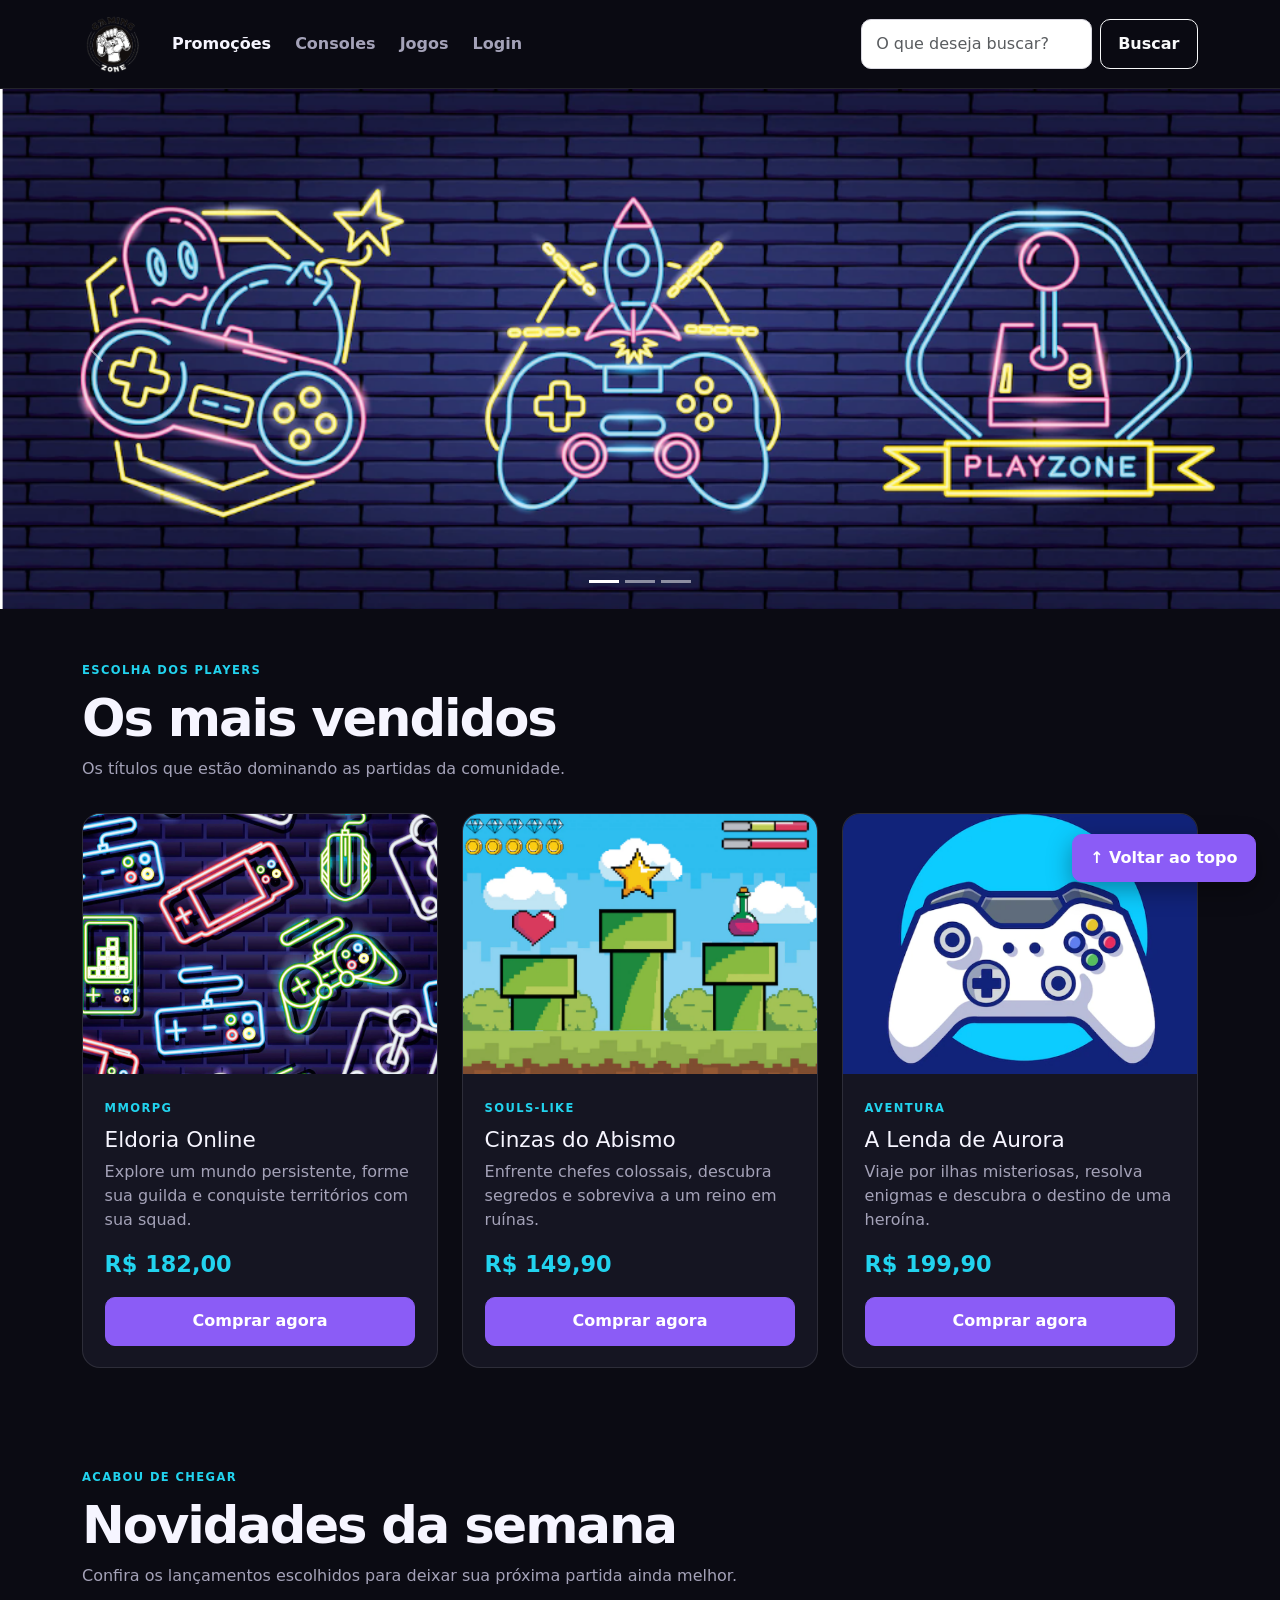
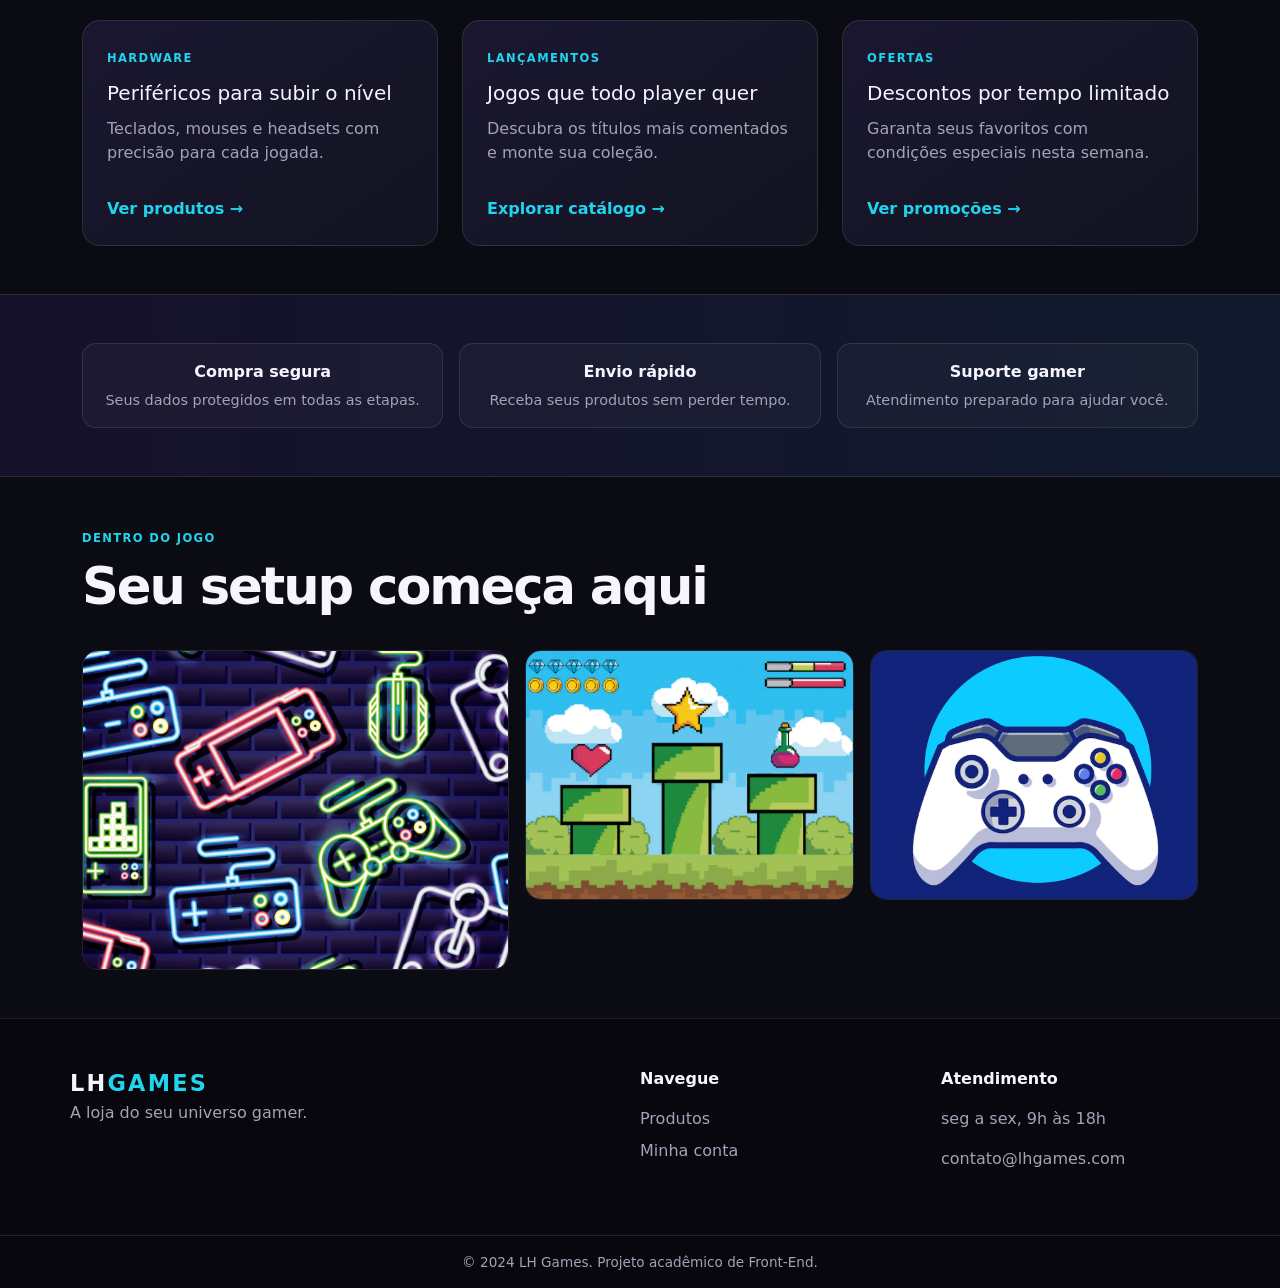
<file: index.html>
<!DOCTYPE html>
<html lang="pt-BR">
<head>
  <meta charset="UTF-8">
  <meta name="viewport" content="width=device-width, initial-scale=1.0">
  <meta name="description" content="LH Games — eletrônicos, consoles e jogos para o universo gamer.">
  <title>LH Games | Sua loja gamer</title>
  <link href="https://cdn.jsdelivr.net/npm/bootstrap@5.2.2/dist/css/bootstrap.min.css" rel="stylesheet" integrity="sha384-Zenh87qX5JnK2Jl0vWa8Ck2rdkQ2Bzep5IDxbcnCeuOxjzrPF/et3URy9Bv1WTRi" crossorigin="anonymous">
  <link rel="stylesheet" href="css/estilo.css">
</head>
<body>
  <header>
    <nav class="navbar navbar-expand-lg navbar-dark" aria-label="Navegação principal">
      <div class="container">
        <a class="navbar-brand" href="index.html" aria-label="LH Games - página inicial"><img src="img/logo.png" alt="Logo LH Games"></a>
        <button class="navbar-toggler" type="button" data-bs-toggle="collapse" data-bs-target="#menu-principal" aria-controls="menu-principal" aria-expanded="false" aria-label="Abrir menu"><span class="navbar-toggler-icon"></span></button>
        <div class="collapse navbar-collapse" id="menu-principal">
          <ul class="navbar-nav me-auto mb-2 mb-lg-0">
            <li class="nav-item"><a class="nav-link active" aria-current="page" href="#section-banners">Promoções</a></li>
            <li class="nav-item"><a class="nav-link" href="#section-vendidos">Consoles</a></li>
            <li class="nav-item"><a class="nav-link" href="#novidades">Jogos</a></li>
            <li class="nav-item"><a class="nav-link" href="login.html">Login</a></li>
          </ul>
          <form class="d-flex search-form" role="search" id="form-busca">
            <label class="visually-hidden" for="campo-busca">O que deseja buscar?</label>
            <input class="form-control me-2" id="campo-busca" type="search" placeholder="O que deseja buscar?" aria-label="O que deseja buscar?">
            <button class="btn btn-outline-light" type="submit">Buscar</button>
          </form>
        </div>
      </div>
    </nav>
  </header>
  <main>
    <section id="section-banners" class="container-fluid px-0" aria-label="Ofertas em destaque">
      <div id="carousel-ofertas" class="carousel slide" data-bs-ride="carousel">
        <div class="carousel-indicators"><button type="button" data-bs-target="#carousel-ofertas" data-bs-slide-to="0" class="active" aria-current="true" aria-label="Oferta 1"></button><button type="button" data-bs-target="#carousel-ofertas" data-bs-slide-to="1" aria-label="Oferta 2"></button><button type="button" data-bs-target="#carousel-ofertas" data-bs-slide-to="2" aria-label="Oferta 3"></button></div>
        <div class="carousel-inner"><div class="carousel-item active"><img src="img/banner1.PNG" class="d-block w-100" alt="Venha comprar na nossa loja"></div><div class="carousel-item"><img src="img/banner2.PNG" class="d-block w-100" alt="Promoção de produtos gamers"></div><div class="carousel-item"><img src="img/banner3.PNG" class="d-block w-100" alt="Várias novidades de produtos"></div></div>
        <button class="carousel-control-prev" type="button" data-bs-target="#carousel-ofertas" data-bs-slide="prev" aria-label="Oferta anterior"><span class="carousel-control-prev-icon" aria-hidden="true"></span></button><button class="carousel-control-next" type="button" data-bs-target="#carousel-ofertas" data-bs-slide="next" aria-label="Próxima oferta"><span class="carousel-control-next-icon" aria-hidden="true"></span></button>
      </div>
    </section>
    <section id="section-vendidos" class="container py-5" aria-labelledby="titulo-vendidos">
      <div class="section-heading"><span class="eyebrow">Escolha dos players</span><h1 id="titulo-vendidos">Os mais vendidos</h1><p>Os títulos que estão dominando as partidas da comunidade.</p></div>
      <div class="row g-4">
        <article class="col-12 col-md-4"><div class="card product-card h-100"><img src="img/jogo1.PNG" class="card-img-top" alt="Capa do jogo em destaque 1"><div class="card-body"><span class="product-tag">MMORPG</span><h2 class="card-title">Eldoria Online</h2><p class="card-text">Explore um mundo persistente, forme sua guilda e conquiste territórios com sua squad.</p><p class="preco">R$ 182,00</p><a class="btn btn-primary w-100" href="#">Comprar agora</a></div></div></article>
        <article class="col-12 col-md-4"><div class="card product-card h-100"><img src="img/jogo2.PNG" class="card-img-top" alt="Capa do jogo em destaque 2"><div class="card-body"><span class="product-tag">Souls-like</span><h2 class="card-title">Cinzas do Abismo</h2><p class="card-text">Enfrente chefes colossais, descubra segredos e sobreviva a um reino em ruínas.</p><p class="preco">R$ 149,90</p><a class="btn btn-primary w-100" href="#">Comprar agora</a></div></div></article>
        <article class="col-12 col-md-4"><div class="card product-card h-100"><img src="img/jogo3.PNG" class="card-img-top" alt="Capa do jogo em destaque 3"><div class="card-body"><span class="product-tag">Aventura</span><h2 class="card-title">A Lenda de Aurora</h2><p class="card-text">Viaje por ilhas misteriosas, resolva enigmas e descubra o destino de uma heroína.</p><p class="preco">R$ 199,90</p><a class="btn btn-primary w-100" href="#">Comprar agora</a></div></div></article>
      </div>
    </section>
    <section id="novidades" class="container py-5" aria-labelledby="titulo-novidades">
      <div class="section-heading"><span class="eyebrow">Acabou de chegar</span><h2 id="titulo-novidades">Novidades da semana</h2><p>Confira os lançamentos escolhidos para deixar sua próxima partida ainda melhor.</p></div>
      <div class="row g-4">
        <article class="col-12 col-md-4"><div class="news-card"><span class="product-tag">Hardware</span><h3>Periféricos para subir o nível</h3><p>Teclados, mouses e headsets com precisão para cada jogada.</p><a href="#section-vendidos">Ver produtos →</a></div></article>
        <article class="col-12 col-md-4"><div class="news-card"><span class="product-tag">Lançamentos</span><h3>Jogos que todo player quer</h3><p>Descubra os títulos mais comentados e monte sua coleção.</p><a href="#section-vendidos">Explorar catálogo →</a></div></article>
        <article class="col-12 col-md-4"><div class="news-card"><span class="product-tag">Ofertas</span><h3>Descontos por tempo limitado</h3><p>Garanta seus favoritos com condições especiais nesta semana.</p><a href="#section-banners">Ver promoções →</a></div></article>
      </div>
    </section>
    <section id="beneficios" class="container-fluid py-5"><div class="container"><div class="row g-3 text-center"><div class="col-12 col-md-4"><div class="benefit"><strong>Compra segura</strong><span>Seus dados protegidos em todas as etapas.</span></div></div><div class="col-12 col-md-4"><div class="benefit"><strong>Envio rápido</strong><span>Receba seus produtos sem perder tempo.</span></div></div><div class="col-12 col-md-4"><div class="benefit"><strong>Suporte gamer</strong><span>Atendimento preparado para ajudar você.</span></div></div></div></div></section>
    <section id="galeria" class="container py-5" aria-labelledby="titulo-galeria"><div class="section-heading"><span class="eyebrow">Dentro do jogo</span><h2 id="titulo-galeria">Seu setup começa aqui</h2></div><div class="gallery-grid"><img src="img/jogo1.PNG" alt="Produto gamer da galeria"><img src="img/jogo2.PNG" alt="Produto gamer da galeria"><img src="img/jogo3.PNG" alt="Produto gamer da galeria"></div></section>
  </main>
  <footer><div class="container footer-content"><div><a class="footer-brand" href="index.html">LH<span>GAMES</span></a><p>A loja do seu universo gamer.</p></div><div><p class="footer-title">Navegue</p><a href="#section-vendidos">Produtos</a><a href="login.html">Minha conta</a></div><div><p class="footer-title">Atendimento</p><p>seg a sex, 9h às 18h</p><p>contato@lhgames.com</p></div></div><div class="footer-bottom"><p>© 2024 LH Games. Projeto acadêmico de Front-End.</p></div></footer>
  <button id="voltar-topo" type="button" class="btn btn-primary" onclick="topo()">↑ Voltar ao topo</button>
  <script src="js/script.js"></script><script src="https://cdn.jsdelivr.net/npm/bootstrap@5.2.2/dist/js/bootstrap.bundle.min.js" integrity="sha384-OERcA2EqjJCMA+/3y+gxIOqMEjwtxJY7qPCqsdltbNJuaOe923+mo//f6V8Qbsw3" crossorigin="anonymous"></script>
</body>
</html>
</file>
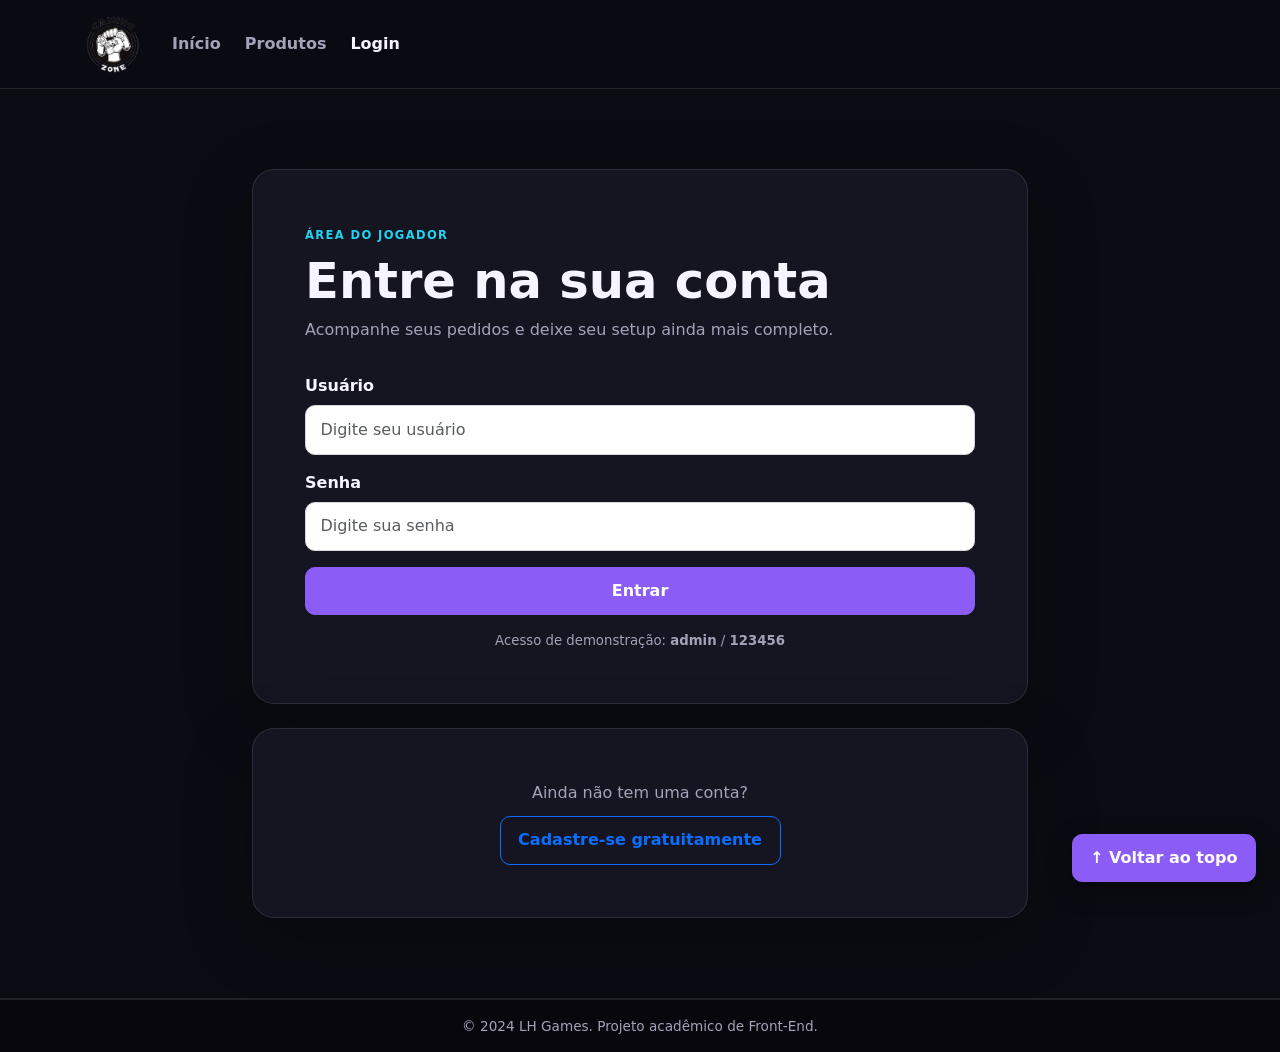
<file: login.html>
<!DOCTYPE html>
<html lang="pt-BR">
<head>
  <meta charset="UTF-8"><meta name="viewport" content="width=device-width, initial-scale=1.0"><meta name="description" content="Acesse sua conta LH Games."><title>LH Games | Login</title>
  <link href="https://cdn.jsdelivr.net/npm/bootstrap@5.2.2/dist/css/bootstrap.min.css" rel="stylesheet" integrity="sha384-Zenh87qX5JnK2Jl0vWa8Ck2rdkQ2Bzep5IDxbcnCeuOxjzrPF/et3URy9Bv1WTRi" crossorigin="anonymous"><link rel="stylesheet" href="css/estilo.css">
</head>
<body class="login-page">
  <header><nav class="navbar navbar-expand-lg navbar-dark" aria-label="Navegação principal"><div class="container"><a class="navbar-brand" href="index.html"><img src="img/logo.png" alt="Logo LH Games"></a><button class="navbar-toggler" type="button" data-bs-toggle="collapse" data-bs-target="#menu-login" aria-label="Abrir menu"><span class="navbar-toggler-icon"></span></button><div class="collapse navbar-collapse" id="menu-login"><ul class="navbar-nav me-auto mb-2 mb-lg-0"><li class="nav-item"><a class="nav-link" href="index.html">Início</a></li><li class="nav-item"><a class="nav-link" href="index.html#section-vendidos">Produtos</a></li><li class="nav-item"><a class="nav-link active" aria-current="page" href="login.html">Login</a></li></ul></div></div></nav></header>
  <main class="container login-main">
    <section id="section-login" class="auth-card" aria-labelledby="titulo-login"><div class="auth-copy"><span class="eyebrow">Área do jogador</span><h1 id="titulo-login">Entre na sua conta</h1><p>Acompanhe seus pedidos e deixe seu setup ainda mais completo.</p></div><form id="form-login" novalidate onsubmit="event.preventDefault(); login();"><div class="mb-3"><label for="usuario">Usuário</label><input id="usuario" name="usuario" required type="text" placeholder="Digite seu usuário" class="form-control"></div><div class="mb-3"><label for="senha">Senha</label><input id="senha" name="senha" required type="password" placeholder="Digite sua senha" class="form-control"></div><input type="button" value="Entrar" class="btn btn-primary w-100" id="bt-login" onclick="login()"><p class="login-hint">Acesso de demonstração: <strong>admin</strong> / <strong>123456</strong></p></form></section>
    <section id="section-cadastro" class="auth-card registration-card" aria-labelledby="titulo-cadastro"><div id="botao-cadastrar"><p>Ainda não tem uma conta?</p><button type="button" class="btn btn-outline-primary">Cadastre-se gratuitamente</button></div><div id="form-cadastrar"><span class="eyebrow">Novo jogador</span><h2 id="titulo-cadastro">Criar minha conta</h2><p>Informe seus dados para começar.</p><form id="form-registro"><div class="mb-3"><label for="novo-usuario">Usuário</label><input id="novo-usuario" name="novo-usuario" required type="text" placeholder="Ex.: player01" class="form-control"></div><div class="mb-3"><label for="email">E-mail</label><input id="email" name="email" required type="email" placeholder="seu@email.com" class="form-control"></div><div class="mb-3"><label for="nova-senha">Senha</label><input id="nova-senha" name="nova-senha" required type="password" minlength="6" placeholder="Mínimo de 6 caracteres" class="form-control"></div><input type="button" value="Cadastrar" class="btn btn-primary w-100" id="bt-cadastrar" onclick="cadastro()"></form></div></section>
  </main>
  <footer><div class="footer-bottom"><p>© 2024 LH Games. Projeto acadêmico de Front-End.</p></div></footer><button id="voltar-topo" type="button" class="btn btn-primary" onclick="topo()">↑ Voltar ao topo</button>
  <script src="https://cdn.jsdelivr.net/npm/bootstrap@5.2.2/dist/js/bootstrap.bundle.min.js" integrity="sha384-OERcA2EqjJCMA+/3y+gxIOqMEjwtxJY7qPCqsdltbNJuaOe923+mo//f6V8Qbsw3" crossorigin="anonymous"></script><script src="js/script.js"></script><script src="https://code.jquery.com/jquery-3.6.1.js" integrity="sha256-3zlB5s2uwoUzrXK3BT7AX3FyvojsraNFxCc2vC/7pNI=" crossorigin="anonymous"></script><script src="js/jquery-script.js"></script>
</body>
</html>
</file>
<file: css/estilo.css>
:root{--bg:#0b0b13;--surface:#151522;--text:#f6f5ff;--muted:#a4a2b8;--primary:#8b5cf6;--primary-dark:#6d3fe0;--accent:#22d3ee;--border:rgba(255,255,255,.1)}*{box-sizing:border-box}html{scroll-behavior:smooth}body{margin:0;background:var(--bg);color:var(--text);font-family:Inter,ui-sans-serif,system-ui,-apple-system,BlinkMacSystemFont,"Segoe UI",sans-serif}a{color:inherit;text-decoration:none}header{position:sticky;top:0;z-index:20;background:rgba(11,11,19,.92);border-bottom:1px solid var(--border);backdrop-filter:blur(14px)}.navbar{min-height:82px}.navbar-brand img,header img{width:62px;height:62px;object-fit:contain}.nav-link{color:var(--muted)!important;font-weight:600;margin:0 .25rem}.nav-link:hover,.nav-link.active{color:var(--text)!important}.search-form{max-width:360px}.form-control{background:#fff;border:1px solid #d8d7df;color:#151522;border-radius:10px;padding:.72rem .9rem}.form-control:focus{border-color:var(--primary);box-shadow:0 0 0 .2rem rgba(139,92,246,.2)}.btn{border-radius:10px;font-weight:700;padding:.7rem 1.1rem}.btn-primary{background:var(--primary);border-color:var(--primary)}.btn-primary:hover{background:var(--primary-dark);border-color:var(--primary-dark)}#section-banners{background:#05050a}#section-banners img{height:min(520px,48vw);min-height:280px;object-fit:cover}.carousel-item{background:#111}.section-heading{margin-bottom:2rem}.eyebrow,.product-tag{color:var(--accent);text-transform:uppercase;letter-spacing:.12em;font-size:.72rem;font-weight:800}.section-heading h1,.section-heading h2{margin:.45rem 0;font-size:clamp(2rem,4vw,3.25rem);font-weight:900;letter-spacing:-.04em}.section-heading p,.auth-copy p{color:var(--muted)}.news-card{height:100%;padding:1.5rem;background:linear-gradient(145deg,#1a1730,#121421);border:1px solid var(--border);border-radius:18px}.news-card h3{font-size:1.25rem;margin:.75rem 0}.news-card p{color:var(--muted);min-height:48px}.news-card a{display:inline-block;color:var(--accent);font-weight:800;margin-top:1rem}.product-card{overflow:hidden;background:var(--surface);border:1px solid var(--border);border-radius:18px;color:var(--text);transition:transform .2s ease,border-color .2s ease}.product-card:hover{transform:translateY(-5px);border-color:rgba(139,92,246,.7)}.product-card img{height:260px;object-fit:cover;background:#252439}.product-card .card-body{padding:1.35rem}.product-card h2{font-size:1.35rem;margin:.45rem 0}.card-text{color:var(--muted);min-height:48px}.preco{color:var(--accent);font-size:1.4rem;font-weight:900;margin:1rem 0}#beneficios{background:linear-gradient(90deg,#16112b,#111a2d);border-top:1px solid var(--border);border-bottom:1px solid var(--border)}.benefit{padding:1rem;border:1px solid var(--border);border-radius:14px;background:rgba(255,255,255,.03)}.benefit strong,.benefit span{display:block}.benefit span{color:var(--muted);font-size:.9rem;margin-top:.35rem}.gallery-grid{display:grid;grid-template-columns:1.3fr 1fr 1fr;gap:1rem}.gallery-grid img{width:100%;height:250px;object-fit:cover;border-radius:16px;border:1px solid var(--border)}.gallery-grid img:first-child{height:320px;grid-row:span 2}footer{background:#07070d;border-top:1px solid var(--border);color:var(--muted)}.footer-content{display:grid;grid-template-columns:2fr 1fr 1fr;gap:2rem;padding:3rem 0}.footer-brand{display:inline-block;color:var(--text);font-size:1.4rem;font-weight:900;letter-spacing:.1em}.footer-brand span{color:var(--accent)}.footer-content a:not(.footer-brand){display:block;margin:.5rem 0}.footer-content a:hover{color:var(--text)}.footer-title{color:var(--text);font-weight:800;margin-top:0}.footer-bottom{border-top:1px solid var(--border);padding:1rem;text-align:center;font-size:.85rem}.footer-bottom p{margin:0}#voltar-topo{position:fixed;bottom:18px;right:24px;z-index:15;box-shadow:0 8px 25px rgba(0,0,0,.35)}.login-main{min-height:calc(100vh - 180px);padding-top:5rem;padding-bottom:5rem;max-width:800px}.auth-card{background:var(--surface);border:1px solid var(--border);border-radius:22px;padding:clamp(1.5rem,5vw,3.25rem);box-shadow:0 20px 70px rgba(0,0,0,.22)}.auth-copy{margin-bottom:2rem}.auth-copy h1{font-size:clamp(2rem,5vw,3.1rem);font-weight:900;margin:.4rem 0}.auth-card label{display:block;margin-bottom:.45rem;font-weight:700}.login-hint{color:var(--muted);text-align:center;font-size:.83rem;margin:1rem 0 0}.registration-card{margin-top:1.5rem;text-align:center}#form-cadastrar{display:none;text-align:left}#form-cadastrar h2{text-align:center;margin:.5rem 0}#form-cadastrar>p{text-align:center;color:var(--muted)}#botao-cadastrar p{color:var(--muted);margin-bottom:.7rem}@media(max-width:768px){.navbar-brand img,header img{width:52px;height:52px}.search-form{max-width:none;margin-bottom:.75rem}#section-banners img{height:300px}.gallery-grid{grid-template-columns:1fr 1fr}.gallery-grid img,.gallery-grid img:first-child{height:210px;grid-row:auto}.footer-content{grid-template-columns:1fr 1fr}.footer-content>div:first-child{grid-column:1/-1}}@media(max-width:480px){#section-banners img{min-height:220px;height:58vw}.gallery-grid{grid-template-columns:1fr}.gallery-grid img,.gallery-grid img:first-child{height:240px}.footer-content{grid-template-columns:1fr}.footer-content>div:first-child{grid-column:auto}#voltar-topo{right:12px;bottom:12px;font-size:.8rem}}
</file>
